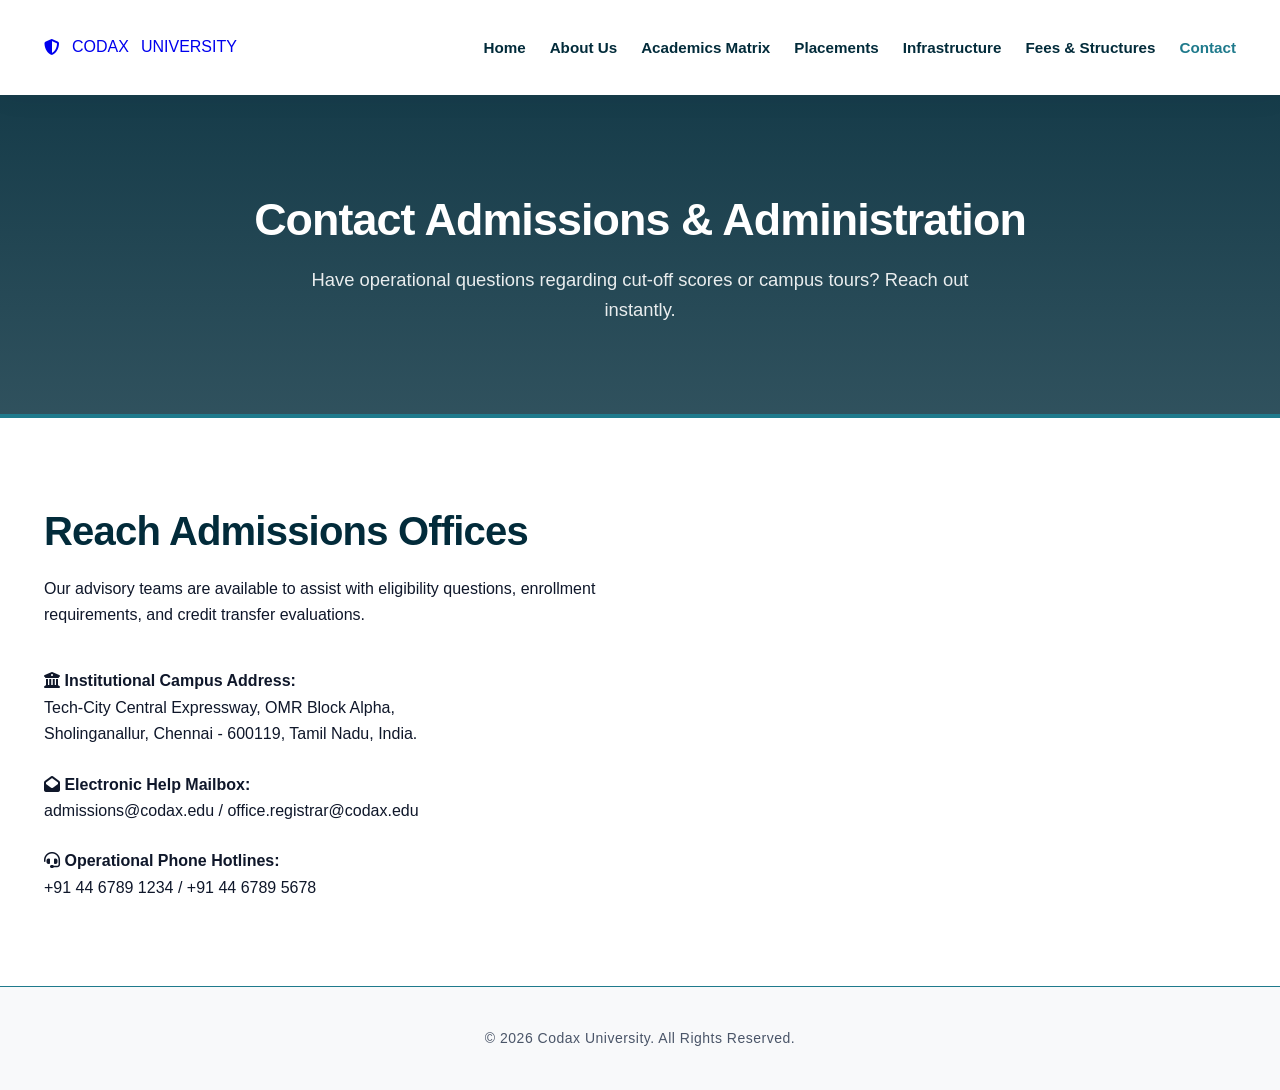
<file: contact.html>
<!DOCTYPE html>
<html lang="en">
<head>
  <meta charset="UTF-8">
  <meta name="viewport" content="width=device-width, initial-scale=1.0">
  <title>Connect with Us | Codax University</title>
  <link rel="stylesheet" href="style.css">
  <link rel="stylesheet" href="https://cdnjs.cloudflare.com/ajax/libs/font-awesome/6.4.0/css/all.min.css">
</head>
<body>

  <header class="navbar">
    <div class="container nav-container">
      <a href="index.html" class="logo"><i class="fas fa-shield-halved"></i> CODAX <span>UNIVERSITY</span></a>
      <nav class="nav-links" id="navLinks">
        <a href="index.html">Home</a>
        <a href="about.html">About Us</a>
        <a href="academics.html">Academics Matrix</a>
        <a href="placements.html">Placements</a>
        <a href="infrastructure.html">Infrastructure</a>
        <a href="fees.html">Fees & Structures</a>
        <a href="contact.html" class="active">Contact</a>
      </nav>
    </div>
  </header>

  <section class="page-banner">
    <div class="container">
      <h1>Contact Admissions & Administration</h1>
      <p>Have operational questions regarding cut-off scores or campus tours? Reach out instantly.</p>
    </div>
  </section>

  <section class="section">
    <div class="container grid grid-2">
      <div>
        <h2 class="section-title">Reach Admissions Offices</h2>
        <p class="text-muted" style="margin-bottom:2.5rem;">Our advisory teams are available to assist with eligibility questions, enrollment requirements, and credit transfer evaluations.</p>
        
        <div class="contact-meta-card">
          <p><strong><i class="fas fa-building-columns"></i> Institutional Campus Address:</strong><br>
          Tech-City Central Expressway, OMR Block Alpha,<br>Sholinganallur, Chennai - 600119, Tamil Nadu, India.</p>
          
          <p style="margin-top:1.5rem;"><strong><i class="fas fa-envelope-open"></i> Electronic Help Mailbox:</strong><br>
          admissions@codax.edu / office.registrar@codax.edu</p>

          <p style="margin-top:1.5rem;"><strong><i class="fas fa-headset"></i> Operational Phone Hotlines:</strong><br>
          +91 44 6789 1234 / +91 44 6789 5678</p>
        </div>
      </div>
      <div class="map-box-frame">
        <iframe src="http://googleusercontent.com/maps.google.com/2" width="100%" height="100%" style="border:0; min-height:400px; border-radius:8px;" allowfullscreen="" loading="lazy"></iframe>
      </div>
    </div>
  </section>

<footer class="site-footer">
  <div class="footer-container">
    <p class="copyright-text">&copy; 2026 Codax University. All Rights Reserved.</p>
  </div>
</footer>

  <script src="script.js"></script>
</body>
</html>
</file>
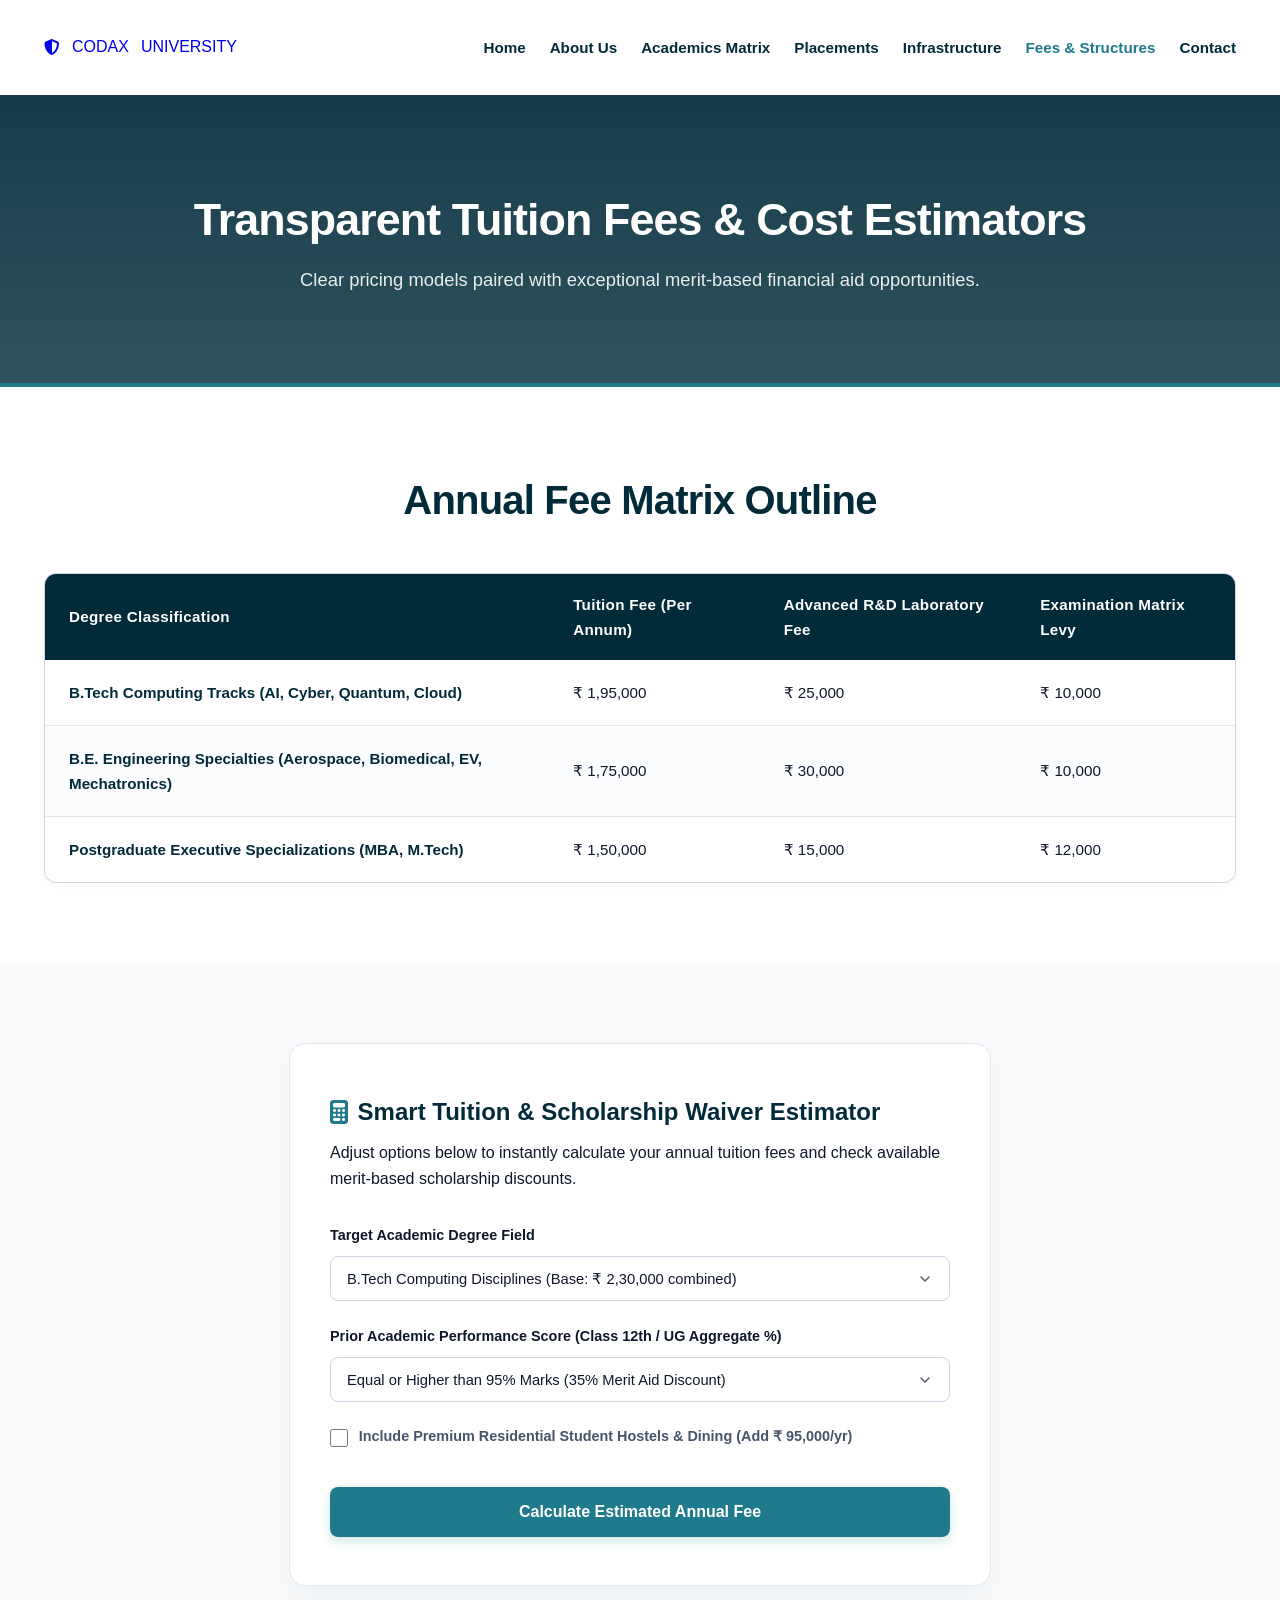
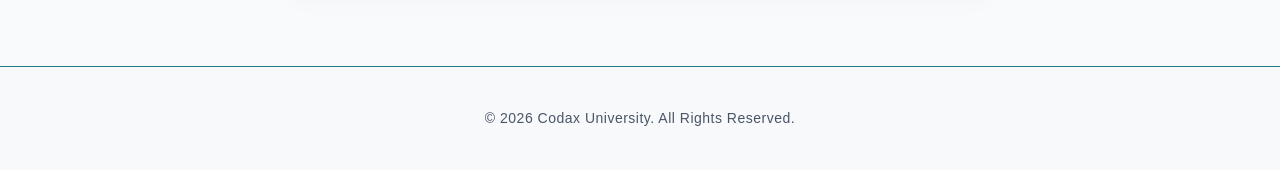
<file: fees.html>
<!DOCTYPE html>
<html lang="en">
<head>
  <meta charset="UTF-8">
  <meta name="viewport" content="width=device-width, initial-scale=1.0">
  <title>Fees & Tuition Framework | Codax University</title>
  <link rel="stylesheet" href="style.css">
  <link rel="stylesheet" href="https://cdnjs.cloudflare.com/ajax/libs/font-awesome/6.4.0/css/all.min.css">
</head>
<body>

  <header class="navbar">
    <div class="container nav-container">
      <a href="index.html" class="logo"><i class="fas fa-shield-halved"></i> CODAX <span>UNIVERSITY</span></a>
      <nav class="nav-links" id="navLinks">
        <a href="index.html">Home</a>
        <a href="about.html">About Us</a>
        <a href="academics.html">Academics Matrix</a>
        <a href="placements.html">Placements</a>
        <a href="infrastructure.html">Infrastructure</a>
        <a href="fees.html" class="active">Fees & Structures</a>
        <a href="contact.html">Contact</a>
      </nav>
    </div>
  </header>

  <section class="page-banner">
    <div class="container">
      <h1>Transparent Tuition Fees & Cost Estimators</h1>
      <p>Clear pricing models paired with exceptional merit-based financial aid opportunities.</p>
    </div>
  </section>

  <section class="section">
    <div class="container">
      <h2 class="section-title text-center">Annual Fee Matrix Outline</h2>
      <div class="table-container-wrapper" style="margin-top:2.5rem;">
        <table class="premium-table">
          <thead>
            <tr>
              <th>Degree Classification</th>
              <th>Tuition Fee (Per Annum)</th>
              <th>Advanced R&D Laboratory Fee</th>
              <th>Examination Matrix Levy</th>
            </tr>
          </thead>
          <tbody>
            <tr>
              <td><strong>B.Tech Computing Tracks (AI, Cyber, Quantum, Cloud)</strong></td>
              <td>₹ 1,95,000</td>
              <td>₹ 25,000</td>
              <td>₹ 10,000</td>
            </tr>
            <tr>
              <td><strong>B.E. Engineering Specialties (Aerospace, Biomedical, EV, Mechatronics)</strong></td>
              <td>₹ 1,75,000</td>
              <td>₹ 30,000</td>
              <td>₹ 10,000</td>
            </tr>
            <tr>
              <td><strong>Postgraduate Executive Specializations (MBA, M.Tech)</strong></td>
              <td>₹ 1,50,000</td>
              <td>₹ 15,000</td>
              <td>₹ 12,000</td>
            </tr>
          </tbody>
        </table>
      </div>
    </div>
  </section>

  <section class="section bg-light" id="calculator">
    <div class="container container-narrow">
      <div class="calculator-card-wrapper">
        <h3><i class="fas fa-calculator"></i> Smart Tuition & Scholarship Waiver Estimator</h3>
        <p class="text-muted" style="margin-bottom: 2rem;">Adjust options below to instantly calculate your annual tuition fees and check available merit-based scholarship discounts.</p>
        
        <div class="form-field">
          <label for="calcStream">Target Academic Degree Field</label>
          <select id="calcStream">
            <option value="230000">B.Tech Computing Disciplines (Base: ₹ 2,30,000 combined)</option>
            <option value="215000">B.E. Advanced Core Engineering (Base: ₹ 2,15,000 combined)</option>
            <option value="177000">MBA / M.Tech Postgraduate Field (Base: ₹ 1,77,000 combined)</option>
          </select>
        </div>

        <div class="form-field">
          <label for="calcMerit">Prior Academic Performance Score (Class 12th / UG Aggregate %)</label>
          <select id="calcMerit">
            <option value="0.35">Equal or Higher than 95% Marks (35% Merit Aid Discount)</option>
            <option value="0.15">Between 85% to 94% Marks (15% Merit Aid Discount)</option>
            <option value="0.00">Below 85% Marks (Standard Base Fees Apply)</option>
          </select>
        </div>

        <div class="form-field">
          <label class="checkbox-container">
            <input type="checkbox" id="calcHostel" value="95000"> Include Premium Residential Student Hostels & Dining (Add ₹ 95,000/yr)
          </label>
        </div>

        <button id="btnCalculate" class="btn btn-primary btn-full" style="border:none; margin-top:1rem; cursor:pointer;">Calculate Estimated Annual Fee</button>

        <div id="calculatorResult" class="calc-output-block" style="display:none;">
          <h4>Net Payable Fee Estimate: <span id="finalFeeDisplay">₹ 0</span> / Annum</h4>
          <p style="font-size:0.85rem; color:var(--text-muted); margin-top:0.75rem;">* Displayed values serve as official cost projections. Final figures are finalized during verified registration stages.</p>
        </div>
      </div>
    </div>
  </section>

 <footer class="site-footer">
  <div class="footer-container">
    <p class="copyright-text">&copy; 2026 Codax University. All Rights Reserved.</p>
  </div>
</footer>

  <script src="script.js"></script>
</body>
</html>
</file>
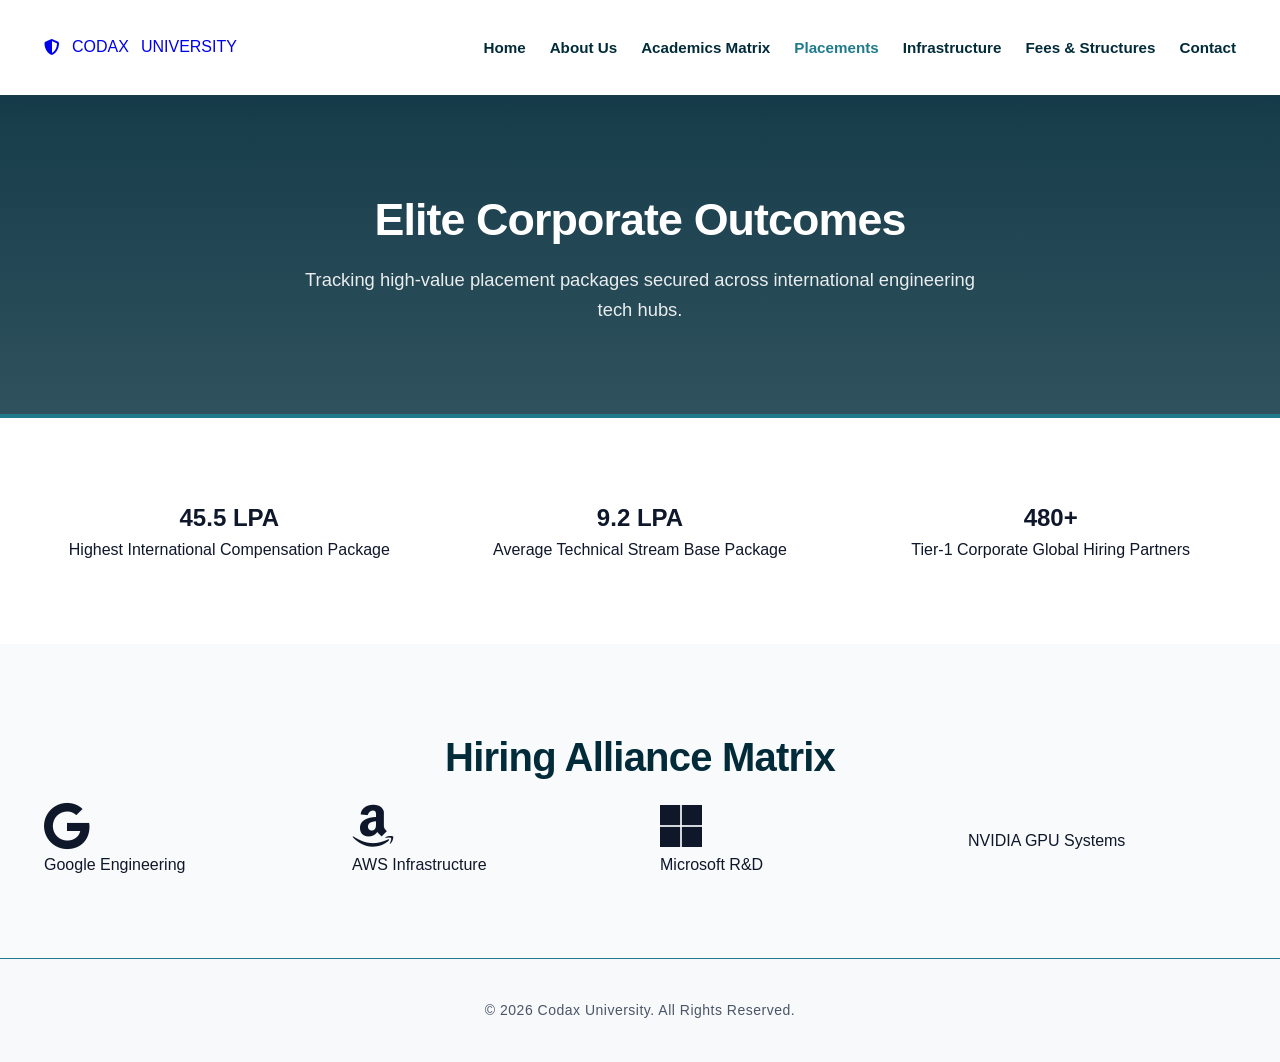
<file: placements.html>
<!DOCTYPE html>
<html lang="en">
<head>
  <meta charset="UTF-8">
  <meta name="viewport" content="width=device-width, initial-scale=1.0">
  <title>Corporate Placements | Codax University</title>
  <link rel="stylesheet" href="style.css">
  <link rel="stylesheet" href="https://cdnjs.cloudflare.com/ajax/libs/font-awesome/6.4.0/css/all.min.css">
</head>
<body>

  <header class="navbar">
    <div class="container nav-container">
      <a href="index.html" class="logo"><i class="fas fa-shield-halved"></i> CODAX <span>UNIVERSITY</span></a>
      <nav class="nav-links" id="navLinks">
        <a href="index.html">Home</a>
        <a href="about.html">About Us</a>
        <a href="academics.html">Academics Matrix</a>
        <a href="placements.html" class="active">Placements</a>
        <a href="infrastructure.html">Infrastructure</a>
        <a href="fees.html">Fees & Structures</a>
        <a href="contact.html">Contact</a>
      </nav>
    </div>
  </header>

  <section class="page-banner">
    <div class="container">
      <h1>Elite Corporate Outcomes</h1>
      <p>Tracking high-value placement packages secured across international engineering tech hubs.</p>
    </div>
  </section>

  <section class="section">
    <div class="container grid grid-3 text-center">
      <div class="metric-card-large border-top-teal">
        <h2>45.5 LPA</h2>
        <p class="text-muted">Highest International Compensation Package</p>
      </div>
      <div class="metric-card-large border-top-teal">
        <h2>9.2 LPA</h2>
        <p class="text-muted">Average Technical Stream Base Package</p>
      </div>
      <div class="metric-card-large border-top-teal">
        <h2>480+</h2>
        <p class="text-muted">Tier-1 Corporate Global Hiring Partners</p>
      </div>
    </div>
  </section>

  <section class="section bg-light">
    <div class="container">
      <h2 class="section-title text-center">Hiring Alliance Matrix</h2>
      <div class="grid grid-4 partner-logos">
        <div class="logo-box"><i class="fab fa-google fa-3x"></i><p>Google Engineering</p></div>
        <div class="logo-box"><i class="fab fa-amazon fa-3x"></i><p>AWS Infrastructure</p></div>
        <div class="logo-box"><i class="fab fa-microsoft fa-3x"></i><p>Microsoft R&D</p></div>
        <div class="logo-box"><i class="fab fa-nvidia fa-3x"></i><p>NVIDIA GPU Systems</p></div>
      </div>
    </div>
  </section>

  <footer class="site-footer">
  <div class="footer-container">
    <p class="copyright-text">&copy; 2026 Codax University. All Rights Reserved.</p>
  </div>
</footer>

  <script src="script.js"></script>
</body>
</html>
</file>
<file: style.css>
/* ==========================================================
   1. GLOBAL SYSTEM ARCHITECTURE & VARIABLES
   ========================================================== */
:root {
  --sapphire-blue: #022B3A;    /* Primary Brand Base Theme */
  --teal-green: #1F7A8C;       /* Secondary Accent Color */
  --teal-hover: #155764;       /* Responsive Link Action Layer */
  --gold-premium: #E1CE7A;     /* Institutional Callouts / Highlights */
  --slate-dark: #0f172a;       /* Body Typography Primary */
  --slate-muted: #475569;      /* Descriptions & Captions */
  --canvas-light: #f8fafc;     /* Dynamic Alternate Block Strips */
  --white: #ffffff;
  --border-tint: #cbd5e1;
}

* {
  margin: 0;
  padding: 0;
  box-sizing: border-box;
  font-family: -apple-system, BlinkMacSystemFont, "Segoe UI", Roboto, Arial, sans-serif;
}

body {
  background-color: var(--white);
  color: var(--slate-dark);
  line-height: 1.65;
  width: 100%;
  overflow-x: hidden; /* Prevents unwanted horizontal structural scrolling */
}

.container {
  width: 100%;
  max-width: 1240px;
  margin: 0 auto;
  padding: 0 1.5rem;
}
.container-narrow { max-width: 750px; }
.section { padding: 5rem 0; }
.bg-light { background-color: var(--canvas-light); }
.text-center { text-align: center; }

/* Grid Mechanics */
.grid { 
  display: grid; 
  gap: 2.5rem; 
}
.grid-2 { grid-template-columns: repeat(2, 1fr); }
.grid-3 { grid-template-columns: repeat(3, 1fr); }
.grid-4 { grid-template-columns: repeat(4, 1fr); }
.align-items-center { align-items: center; }

.section-title { font-size: 2.5rem; font-weight: 800; color: var(--sapphire-blue); margin-bottom: 0.75rem; letter-spacing: -0.02em; }
.section-subtitle { font-size: 1.15rem; color: var(--slate-muted); margin-bottom: 3.5rem; }


/* ==========================================================
   2. HEADER, TOP-BAR, & UNIFIED FLUID NAVIGATION ROW
   ========================================================== */
.top-bar {
  background-color: var(--sapphire-blue);
  color: var(--white);
  padding: 0.75rem 0;
  font-size: 0.85rem;
  border-bottom: 2px solid var(--teal-green);
  width: 100%;
}
.top-bar-content { display: flex; justify-content: space-between; align-items: center; }
.info-items { display: flex; align-items: center; gap: 1.5rem; }
.info-items i { color: var(--gold-premium); }
.system-status { display: inline-flex; align-items: center; gap: 0.4rem; font-weight: 600; color: #4ade80; }
.pulse-dot { width: 8px; height: 8px; background-color: #4ade80; border-radius: 50%; display: inline-block; box-shadow: 0 0 8px #4ade80; }

.top-utilities { display: flex; align-items: center; gap: 1.5rem; }
.utility-link { color: #cbd5e1; text-decoration: none; font-weight: 600; transition: color 0.2s; }
.utility-link:hover { color: var(--gold-premium); }
.badge-premium { background: rgba(225,206,122,0.15); border: 1px solid var(--gold-premium); color: var(--gold-premium); padding: 0.15rem 0.5rem; border-radius: 4px; font-weight: 700; }

.navbar {
  background-color: var(--white);
  position: sticky;
  top: 0; 
  z-index: 999;
  box-shadow: 0 4px 25px rgba(2,43,58,0.05);
  width: 100%;
}

.nav-container { 
  display: flex; 
  justify-content: space-between; 
  align-items: center; 
  height: 95px; 
  width: 100%;
}

.logo { 
  display: flex; 
  align-items: center; 
  gap: 0.75rem; 
  text-decoration: none; 
  flex-shrink: 0;
}
.logo-icon { font-size: 2rem; color: var(--teal-green); }
.logo-text { font-size: 1.5rem; font-weight: 900; color: var(--sapphire-blue); letter-spacing: -0.03em; line-height: 1.1; }
.logo-text span { color: var(--teal-green); font-size: 0.95rem; font-weight: 500; display: block; letter-spacing: 0.08em; }

/* Fixed structural layout grouping controls dynamically without squishing content */
.nav-right-group {
  display: flex;
  align-items: center;
  gap: 1.5rem;
}

/* FLUID SEARCH: Scaled optimally to maintain link position visibility */
.header-search-box {
  background-color: #f1f5f9;
  border: 1px solid #e2e8f0;
  border-radius: 30px;
  padding: 0.45rem 1rem;
  display: flex;
  align-items: center;
  gap: 0.5rem;
  width: 180px;
  flex-shrink: 0; 
}
.header-search-box input { border: none; background: none; outline: none; font-size: 0.88rem; width: 100%; color: var(--slate-dark); }

/* Unified non-breaking flex row anchor for links */
.nav-links {
  display: flex;
  align-items: center;
  gap: 1.5rem;
  flex-shrink: 0;
}

.nav-links a { 
  text-decoration: none; 
  color: var(--sapphire-blue); 
  font-weight: 700; 
  font-size: 0.95rem; 
  transition: color 0.2s; 
  white-space: nowrap; 
}
.nav-links a:hover, .nav-links a.active { color: var(--teal-green); }

/* FIXED EMBED BUTTON CONFIGURATION */
.nav-links a.btn-nav { 
  background-color: var(--teal-green); 
  color: var(--white) !important; 
  padding: 0.6rem 1.4rem; 
  border-radius: 6px; 
  font-weight: 700;
  font-size: 0.9rem;
  display: inline-flex;
  align-items: center;
  justify-content: center;
  white-space: nowrap;
  box-shadow: 0 4px 12px rgba(31, 122, 140, 0.2);
  transition: background-color 0.2s ease, transform 0.2s ease;
}
.nav-links a.btn-nav:hover { 
  background-color: var(--teal-hover);
  transform: translateY(-1px);
}

.menu-toggle { display: none; flex-direction: column; gap: 5px; background: none; border: none; cursor: pointer; }
.menu-toggle span { width: 24px; height: 3px; background-color: var(--sapphire-blue); border-radius: 2px; }

/* Announcement Strip Ticker */
.announcement-strip { background-color: #f1f5f9; border-bottom: 1px solid #e2e8f0; padding: 0.65rem 0; overflow: hidden; width: 100%; }
.strip-wrapper { display: flex; align-items: center; }
.strip-badge { background-color: #ef4444; color: var(--white); font-weight: 800; font-size: 0.75rem; text-transform: uppercase; padding: 0.2rem 0.6rem; border-radius: 3px; margin-right: 1.5rem; flex-shrink: 0; }
.strip-ticker { overflow: hidden; width: 100%; }
.strip-ticker p { display: inline-block; white-space: nowrap; animation: run-ticker-line 30s linear infinite; font-weight: 700; color: var(--sapphire-blue); font-size: 0.9rem; }
@keyframes run-ticker-line { 0% { transform: translate3d(100%,0,0); } 100% { transform: translate3d(-100%,0,0); } }


/* ==========================================================
   3. INTERNAL INTERACTIVE BANNER MECHANICS 
   ========================================================== */
.page-banner {
  background: linear-gradient(rgba(2, 43, 58, 0.92), rgba(2, 43, 58, 0.82)), 
              url('https://images.unsplash.com/photo-1541339907198-e08756dedf3f?auto=format&fit=crop&w=1200&q=80') center center/cover;
  padding: 5.5rem 0;
  color: var(--white);
  text-align: center;
  border-bottom: 4px solid var(--teal-green);
  width: 100%;
}
.page-banner h1 { font-size: 2.8rem; font-weight: 900; margin-bottom: 0.5rem; letter-spacing: -0.02em; }
.page-banner p { font-size: 1.15rem; opacity: 0.9; max-width: 700px; margin: 0 auto; }

/* Home page hero layout configuration */
.hero-slider {
  background: linear-gradient(rgba(2, 43, 58, 0.92), rgba(2, 43, 58, 0.8)), 
              url('https://images.unsplash.com/photo-1541339907198-e08756dedf3f?auto=format&fit=crop&w=1600&q=80') center center/cover;
  height: 540px;
  display: flex;
  align-items: center;
  color: var(--white);
  width: 100%;
}
.hero-content { max-width: 800px; width: 100%; }
.hero-content h1 { font-size: 3.4rem; font-weight: 900; line-height: 1.2; margin-bottom: 1.25rem; }
.hero-content p { font-size: 1.25rem; margin-bottom: 2.25rem; opacity: 0.9; }
.animated-tag { display: inline-flex; align-items: center; gap: 0.5rem; background-color: var(--teal-green); padding: 0.35rem 1rem; border-radius: 4px; font-weight: 700; font-size: 0.85rem; text-transform: uppercase; margin-bottom: 1.5rem; }

/* Buttons framework */
.btn { display: inline-flex; align-items: center; gap: 0.5rem; padding: 0.9rem 2rem; font-weight: 700; border-radius: 4px; text-decoration: none; transition: all 0.2s; }
.btn-primary { background-color: var(--teal-green); color: var(--white); }
.btn-primary:hover { background-color: var(--teal-hover); }
.btn-outline { border: 2px solid var(--white); color: var(--white); margin-left: 1rem; }
.btn-outline:hover { background-color: var(--white); color: var(--sapphire-blue); }

/* ==========================================================
   5. GALLERY MATRIX & INFRASTRUCTURE ECOSYSTEM
   ========================================================== */

/* Ensures the grid centers perfectly within the container space */
.gallery-matrix {
  justify-content: center;
  align-items: stretch;
  margin-top: 2rem;
}

/* Individual Card Item Wrapper */
.gallery-item {
  position: relative;
  overflow: hidden;
  border-radius: 12px;
  box-shadow: 0 4px 15px rgba(0, 0, 0, 0.08);
  height: 380px; /* Forces uniform heights across all cards */
  background-color: var(--sapphire-blue);
}

/* Fixes the image overflow causing the layout alignment break */
.gallery-item img {
  width: 100%;
  height: 100%;
  object-fit: cover; /* Crops image neatly inside the card without distortion */
  display: block;
  transition: transform 0.4s ease;
}

/* Beautiful modern overlay box alignment */
.gallery-overlay-text {
  position: absolute;
  bottom: 0;
  left: 0;
  right: 0;
  background: linear-gradient(transparent, rgba(2, 43, 58, 0.95)); /* Fades using your Sapphire Blue */
  color: var(--white);
  padding: 2rem 1.5rem 1.5rem 1.5rem;
  transition: background 0.3s ease;
}

.gallery-overlay-text h4 {
  font-size: 1.25rem;
  font-weight: 700;
  margin-bottom: 0.4rem;
  color: var(--gold-premium); /* Premium color highlight for contrast */
}

.gallery-overlay-text p {
  font-size: 0.88rem;
  color: #cbd5e1;
  line-height: 1.4;
  margin: 0;
}

/* Subtle Interactive Effects on Hover */
.gallery-item:hover img {
  transform: scale(1.05); /* Soft premium zoom effect */
}

/* ==========================================================
   6. SITE FOOTER INTEGRATION
   ========================================================== */
.site-footer {
  background-color: var(--canvas-light, #f8fafc);
  padding: 4rem 0 0 0; /* Keeps space at top, removes it from bottom for copyright */
  border-top: 1px solid var(--border-tint, #e2e8f0);
  width: 100%;
}

/* Forces the 4 columns to stay uniform and break into 1 column on mobile */
.footer-grid {
  display: grid;
  grid-template-columns: repeat(auto-fit, minmax(220px, 1fr));
  gap: 2rem;
  align-items: start;
}

.footer-col {
  display: flex;
  flex-direction: column;
}

.footer-heading {
  font-size: 1.1rem;
  font-weight: 700;
  color: var(--sapphire-blue, #022B3A);
  margin-bottom: 1.25rem;
  display: flex;
  align-items: center;
  gap: 0.5rem;
}

.footer-text {
  font-size: 0.9rem;
  color: var(--slate-muted, #475569);
  line-height: 1.6;
}

/* Cleans up list elements by removing standard default bullets */
.footer-links {
  list-style: none;
  padding: 0;
  margin: 0;
}

.footer-links li {
  margin-bottom: 0.65rem;
}

.footer-links a {
  font-size: 0.9rem;
  color: var(--teal-green, #1F7A8C);
  text-decoration: none;
  transition: color 0.2s ease, text-decoration 0.2s ease;
}

.footer-links a:hover {
  color: var(--teal-hover, #155764);
  text-decoration: underline;
}

/* Gives the copyright strip clean breathing room */
.footer-bottom {
  margin-top: 3.5rem;
  padding: 1.5rem 0;
  border-top: 1px solid var(--border-tint, #e2e8f0);
  background-color: var(--white, #ffffff);
}

.footer-bottom p {
  font-size: 0.85rem;
  color: var(--slate-muted, #64748b);
  margin: 0;
}
/* ==========================================================
   4. RESPONSIVE MEDIA BREAKPOINTS
   ========================================================== */
@media (max-width: 1024px) {
  .nav-right-group { gap: 1rem; }
  .header-search-box { display: none; } /* Drop search tool to preserve header structure on small laptop screens */
  .grid-4 { grid-template-columns: repeat(2, 1fr); }
  .grid-3 { grid-template-columns: repeat(2, 1fr); }
}

@media (max-width: 768px) {
  .menu-toggle { display: flex; }
  .nav-links { display: none; } /* Ready mobile drop-down toggle state wrapper */
  
  .top-bar-content { flex-direction: column; gap: 0.5rem; text-align: center; }
  .top-utilities { display: none; }
  
  .grid-2, .grid-3, .grid-4 { grid-template-columns: 1fr; }
  .section-title { font-size: 2rem; }
  
  .hero-content h1 { font-size: 2.2rem; }
  .page-banner h1 { font-size: 2rem; }
}


/* ==========================================================
   4. DYNAMIC ACADEMICS CATALOG & SYLLABUS DRAWER
   ========================================================== */

/* --- Filter Filter Row Layout --- */
.filter-row {
  display: flex;
  justify-content: center;
  gap: 0.75rem;
  margin-bottom: 3.5rem;
  flex-wrap: wrap;
}

/* Tab Pill Buttons Styling */
.btn-filter {
  background-color: var(--white);
  color: var(--sapphire-blue);
  border: 1px solid var(--border-tint);
  padding: 0.65rem 1.4rem;
  font-size: 0.9rem;
  font-weight: 700;
  border-radius: 30px;
  cursor: pointer;
  transition: all 0.2s ease;
}

.btn-filter:hover {
  border-color: var(--teal-green);
  color: var(--teal-green);
  background-color: rgba(31, 122, 140, 0.02);
}

.btn-filter.active {
  background-color: var(--sapphire-blue);
  color: var(--white);
  border-color: var(--sapphire-blue);
  box-shadow: 0 4px 12px rgba(2, 43, 58, 0.15);
}

/* --- Catalog Grid Layout System --- */
.academic-catalog {
  display: grid;
  grid-template-columns: repeat(3, 1fr);
  gap: 2rem;
}

/* Interactive Course Display Cards */
.course-box {
  background-color: var(--white);
  border: 1px solid #e2e8f0;
  border-radius: 12px;
  padding: 2.25rem 1.75rem;
  box-shadow: 0 4px 6px -1px rgba(0, 0, 0, 0.02);
  display: flex;
  flex-direction: column;
  cursor: pointer;
  position: relative;
  transition: transform 0.25s ease, box-shadow 0.25s ease, border-color 0.25s ease;
}

.course-box:hover {
  transform: translateY(-4px);
  border-color: var(--teal-green);
  box-shadow: 0 12px 24px rgba(2, 43, 58, 0.08);
}

/* Category Badge Labels */
.course-tag {
  display: inline-block;
  font-size: 0.75rem;
  text-transform: uppercase;
  color: var(--teal-green);
  font-weight: 700;
  letter-spacing: 0.05em;
  margin-bottom: 0.85rem;
}

.course-box h3 {
  font-size: 1.25rem;
  font-weight: 800;
  color: var(--sapphire-blue);
  margin-bottom: 0.75rem;
  line-height: 1.35;
}

.course-box p {
  font-size: 0.92rem;
  color: var(--slate-muted);
  line-height: 1.6;
  margin-bottom: 1.5rem;
  flex-grow: 1; /* Ensures the click hint is aligned neatly at bottom */
}

/* Click Trigger Hint Link Styles */
.interactive-click-hint {
  display: inline-flex;
  align-items: center;
  gap: 0.4rem;
  font-size: 0.85rem;
  font-weight: 700;
  color: var(--teal-green);
  margin-top: auto;
  transition: color 0.2s;
}

.course-box:hover .interactive-click-hint {
  color: var(--teal-hover);
}


/* --- Sliding Interactive Syllabus Drawer --- */
.syllabus-drawer {
  position: fixed;
  top: 0;
  right: 0;
  width: 100%;
  height: 100%;
  z-index: 2000;
  visibility: hidden; /* Kept hidden until toggled active by JS class */
  transition: visibility 0.4s;
}

/* Background Blocker Dimmer Matrix */
.drawer-overlay {
  position: absolute;
  top: 0;
  left: 0;
  width: 100%;
  height: 100%;
  background-color: rgba(15, 23, 42, 0.4);
  backdrop-filter: blur(2px);
  opacity: 0;
  transition: opacity 0.4s ease;
}

/* Sliding Component Shell Container */
.drawer-content-box {
  position: absolute;
  top: 0;
  right: 0;
  width: 100%;
  max-width: 460px;
  height: 100%;
  background-color: var(--white);
  box-shadow: -5px 0 25px rgba(0, 0, 0, 0.15);
  padding: 2rem;
  display: flex;
  flex-direction: column;
  transform: translateX(100%); /* Keeps drawer shifted safely off-screen */
  transition: transform 0.4s cubic-bezier(0.16, 1, 0.3, 1);
}

/* Close Button Mechanics Styling */
.close-drawer-btn {
  align-self: flex-start;
  background: none;
  border: none;
  font-size: 0.95rem;
  font-weight: 700;
  color: var(--slate-muted);
  cursor: pointer;
  display: flex;
  align-items: center;
  gap: 0.4rem;
  margin-bottom: 2rem;
  transition: color 0.2s;
}

.close-drawer-btn:hover {
  color: #ef4444; /* Alert highlighted red text color on action hover */
}

#drawerDynamicBody {
  overflow-y: auto; /* Adds clean independent scrolling for deep data lists */
  flex-grow: 1;
}

/* --- State Toggles Triggered via JavaScript Class injection --- */
.syllabus-drawer.active {
  visibility: visible;
}

.syllabus-drawer.active .drawer-overlay {
  opacity: 1;
}

.syllabus-drawer.active .drawer-content-box {
  transform: translateX(0);
}


/* --- Responsive Adjustments --- */
@media (max-width: 1024px) {
  .academic-catalog { grid-template-columns: repeat(2, 1fr); gap: 1.5rem; }
}

@media (max-width: 640px) {
  .academic-catalog { grid-template-columns: 1fr; }
  .drawer-content-box { max-width: 100%; } /* Drawer spans fluidly on full screen mobile layouts */
}

/* ==========================================================
   5. PREMIUM FEE MATRIX & INTERACTIVE CALCULATOR CARD
   ========================================================== */

/* --- Fee Matrix Responsive Table Wrapper --- */
.table-container-wrapper {
  width: 100%;
  overflow-x: auto; /* Ensures wide tables scroll smoothly on tiny screens */
  background: var(--white);
  border-radius: 12px;
  border: 1px solid var(--border-tint);
  box-shadow: 0 4px 15px rgba(2, 43, 58, 0.02);
}

.premium-table {
  width: 100%;
  border-collapse: collapse;
  text-align: left;
  font-size: 0.95rem;
}

.premium-table th {
  background-color: var(--sapphire-blue);
  color: var(--white);
  font-weight: 700;
  padding: 1.1rem 1.5rem;
  letter-spacing: 0.02em;
}

.premium-table td {
  padding: 1.25rem 1.5rem;
  border-bottom: 1px solid #e2e8f0;
  color: var(--slate-dark);
}

.premium-table tbody tr:last-child td {
  border-bottom: none; /* Cleaner card base look */
}

.premium-table tbody tr:nth-child(even) {
  background-color: rgba(248, 250, 252, 0.6); /* Subtle cross-row contrast mapping */
}

.premium-table td strong {
  color: var(--sapphire-blue);
  font-weight: 700;
}


/* --- Smart Calculator UI Panel --- */
.calculator-card-wrapper {
  background: var(--white);
  border: 1px solid #e2e8f0;
  border-radius: 16px;
  padding: 3rem 2.5rem;
  box-shadow: 0 10px 30px rgba(2, 43, 58, 0.04);
}

.calculator-card-wrapper h3 {
  font-size: 1.5rem;
  font-weight: 800;
  color: var(--sapphire-blue);
  margin-bottom: 0.5rem;
  display: flex;
  align-items: center;
  gap: 0.6rem;
}

.calculator-card-wrapper h3 i {
  color: var(--teal-green);
}

/* Form Groups Layout */
.form-field {
  margin-bottom: 1.5rem;
  display: flex;
  flex-direction: column;
  gap: 0.5rem;
}

.form-field label {
  font-size: 0.9rem;
  font-weight: 700;
  color: var(--slate-dark);
}

/* Custom Standard Controls Styling */
.form-field select {
  width: 100%;
  padding: 0.85rem 1rem;
  font-size: 0.92rem;
  color: var(--slate-dark);
  background-color: var(--white);
  border: 1px solid var(--border-tint);
  border-radius: 8px;
  outline: none;
  cursor: pointer;
  appearance: none; /* Strips browser-default arrow for replacement */
  background-image: url("data:image/svg+xml;utf8,<svg xmlns='http://www.w3.org/2000/svg' width='24' height='24' viewBox='0 0 24 24' fill='none' stroke='%23475569' stroke-width='2' stroke-linecap='round' stroke-linejoin='round'><polyline points='6 9 12 15 18 9'></polyline></svg>");
  background-repeat: no-repeat;
  background-position: right 1rem center;
  background-size: 1rem;
  transition: border-color 0.2s, box-shadow 0.2s;
}

.form-field select:focus {
  border-color: var(--teal-green);
  box-shadow: 0 0 0 3px rgba(31, 122, 140, 0.15);
}

/* Inline Checkbox Mechanics */
.form-field .checkbox-container {
  display: flex;
  align-items: flex-start;
  gap: 0.65rem;
  font-weight: 600;
  color: var(--slate-muted);
  cursor: pointer;
  line-height: 1.4;
  user-select: none;
}

.form-field input[type="checkbox"] {
  width: 1.15rem;
  height: 1.15rem;
  accent-color: var(--teal-green);
  margin-top: 0.15rem;
  cursor: pointer;
}

/* Block Button Modifier */
.btn-full {
  width: 100%;
  justify-content: center;
  padding: 1rem;
  font-size: 1rem;
  border-radius: 8px;
  box-shadow: 0 4px 12px rgba(31, 122, 140, 0.2);
}

/* ---------- CLICK TO PREVIEW HINT ---------- */
.interactive-click-hint {
  display: inline-flex;
  align-items: center;
  gap: 8px;
  font-size: 0.85rem;
  font-weight: 600;
  color: #2a2a6a;
  background: #eef2ff;
  padding: 6px 18px 6px 14px;
  border-radius: 40px;
  transition: 0.25s;
  border: 1px solid transparent;
  width: fit-content;
  margin-top: 6px;
  cursor: pointer;
  user-select: none;
}

.interactive-click-hint i {
  font-size: 1rem;
  color: #f0b429;
  transition: 0.25s;
}

/* Hover effect on the whole course card */
.course-box:hover .interactive-click-hint {
  background: #dce3ff;
  border-color: #b0bce8;
  box-shadow: 0 0 0 4px rgba(240, 180, 41, 0.12);
}

.course-box:hover .interactive-click-hint i {
  transform: scale(1.15);
  color: #d49c1f;
}

/* Active (click) feedback */
.interactive-click-hint:active {
  transform: scale(0.95);
}

/* ---------- SYLLABUS DRAWER ---------- */
.syllabus-drawer {
  position: fixed;
  inset: 0;
  z-index: 999;
  pointer-events: none;
  visibility: hidden;
  opacity: 0;
  transition: visibility 0.3s, opacity 0.3s;
}

.syllabus-drawer.active {
  pointer-events: auto;
  visibility: visible;
  opacity: 1;
}

.drawer-overlay {
  position: absolute;
  inset: 0;
  background: rgba(8, 8, 24, 0.7);
  backdrop-filter: blur(4px);
  -webkit-backdrop-filter: blur(4px);
}

.drawer-content-box {
  position: absolute;
  bottom: 0;
  left: 0;
  right: 0;
  max-height: 80vh;
  background: #ffffff;
  border-radius: 32px 32px 0 0;
  padding: 36px 40px 44px;
  overflow-y: auto;
  transform: translateY(40px);
  transition: transform 0.4s cubic-bezier(0.22, 1, 0.36, 1);
  box-shadow: 0 -20px 60px rgba(0, 0, 0, 0.3);
}

.syllabus-drawer.active .drawer-content-box {
  transform: translateY(0);
}

.close-drawer-btn {
  background: #f0f2fd;
  border: none;
  padding: 10px 26px;
  border-radius: 40px;
  font-weight: 600;
  font-size: 0.95rem;
  color: #1a1a3a;
  cursor: pointer;
  display: inline-flex;
  align-items: center;
  gap: 10px;
  margin-bottom: 24px;
  transition: 0.2s;
}

.close-drawer-btn:hover {
  background: #dce2f8;
}

.close-drawer-btn i {
  font-size: 1.2rem;
  color: #c0392b;
}

/* Drawer content */
#drawerDynamicBody h2 {
  font-size: 1.8rem;
  color: #0f0f2a;
  margin-bottom: 6px;
}

#drawerDynamicBody .meta-tag {
  display: inline-block;
  background: #eef2ff;
  padding: 2px 18px;
  border-radius: 30px;
  font-size: 0.8rem;
  font-weight: 600;
  color: #1a1a5a;
  margin-bottom: 18px;
}

#drawerDynamicBody .drawer-desc {
  color: #3d3d5c;
  margin: 10px 0 6px;
  font-size: 1rem;
}

#drawerDynamicBody .syllabus-grid {
  display: grid;
  grid-template-columns: 1fr 1fr;
  gap: 10px 28px;
  margin-top: 16px;
  padding-left: 0;
}

#drawerDynamicBody .syllabus-grid li {
  list-style: none;
  padding: 6px 0;
  border-bottom: 1px dashed #e6eaf5;
  font-size: 0.95rem;
  color: #2a2a4a;
}

#drawerDynamicBody .syllabus-grid li::before {
  content: '▹ ';
  color: #f0b429;
  font-weight: 700;
}

/* Responsive tweaks for the drawer */
@media (max-width: 820px) {
  .drawer-content-box {
    padding: 28px 20px 34px;
  }
  #drawerDynamicBody .syllabus-grid {
    grid-template-columns: 1fr;
    gap: 4px;
  }
}

/* Dynamic Live Calculation Feedback Panel */
.calc-output-block {
  margin-top: 2rem;
  padding: 1.75rem;
  background-color: rgba(31, 122, 140, 0.05);
  border-left: 4px solid var(--teal-green);
  border-radius: 0 12px 12px 0;
  animation: slideFadeIn 0.35s ease-out;
}

.calc-output-block h4 {
  font-size: 1.35rem;
  font-weight: 800;
  color: var(--sapphire-blue);
}

#finalFeeDisplay {
  color: var(--teal-green);
  font-size: 1.5rem;
}

@keyframes slideFadeIn {
  from { opacity: 0; transform: translateY(8px); }
  to { opacity: 1; transform: translateY(0); }
}

/* Footer Base Styles */
.site-footer {
  background-color: #f8f9fa; /* Light grey/white background matching the image */
  padding: 40px 20px;       /* Generous vertical spacing for a clean look */
  border-top: 1px solid #1F7A8C; /* Subtle top border to separate content */
  width: 100%;
  box-sizing: border-box;
}

/* Container to handle alignment */
.footer-container {
  max-width: 1200px;
  margin: 0 auto;
  display: flex;
  justify-content: center; /* Centering the text horizontally */
  align-items: center;
}

/* Typography styling */
.copyright-text {
  font-family: -apple-system, BlinkMacSystemFont, "Segoe UI", Roboto, Helvetica, Arial, sans-serif;
  font-size: 14px;         /* Standard clean, readable size */
  color: #4a5568;          /* Soft dark grey instead of harsh pure black */
  margin: 0;               /* Removes default paragraph margins */
  text-align: center;
  letter-spacing: 0.5px;   /* Slight spacing for a premium feel */
}
</file>
